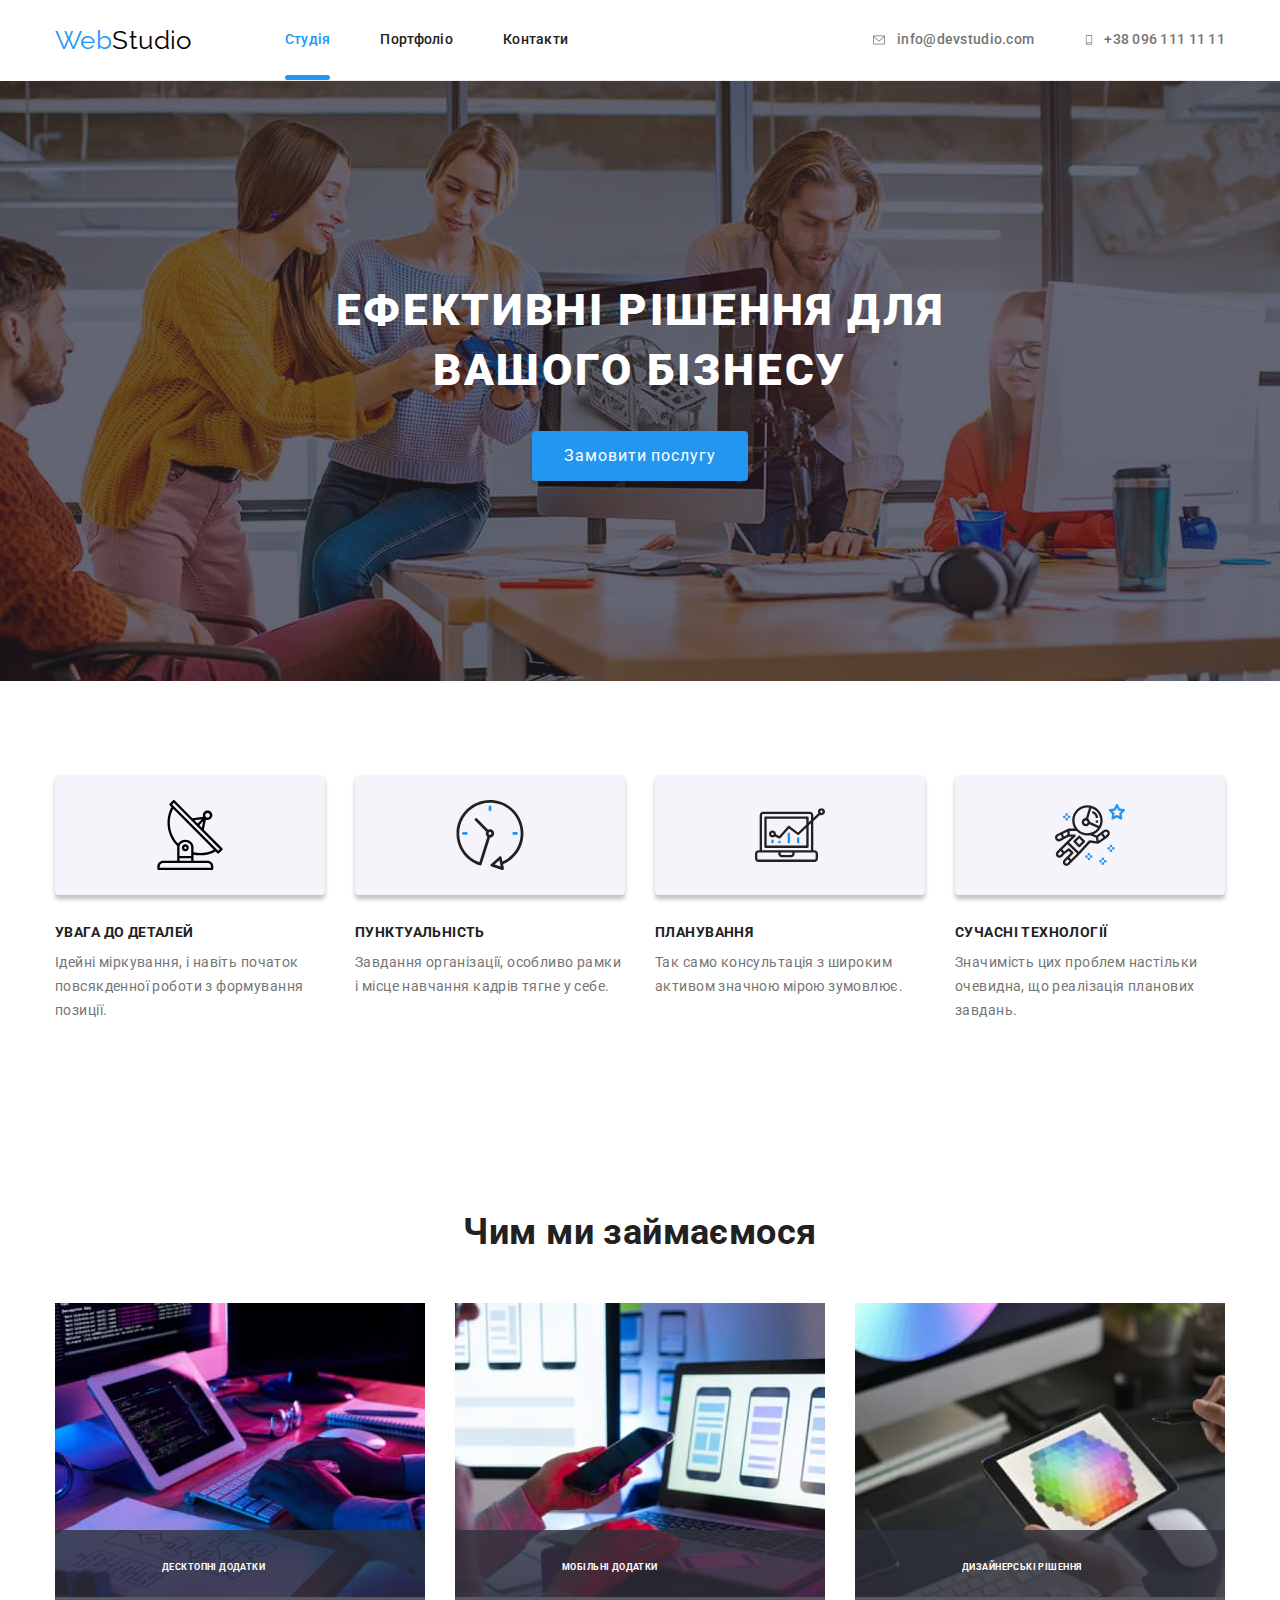
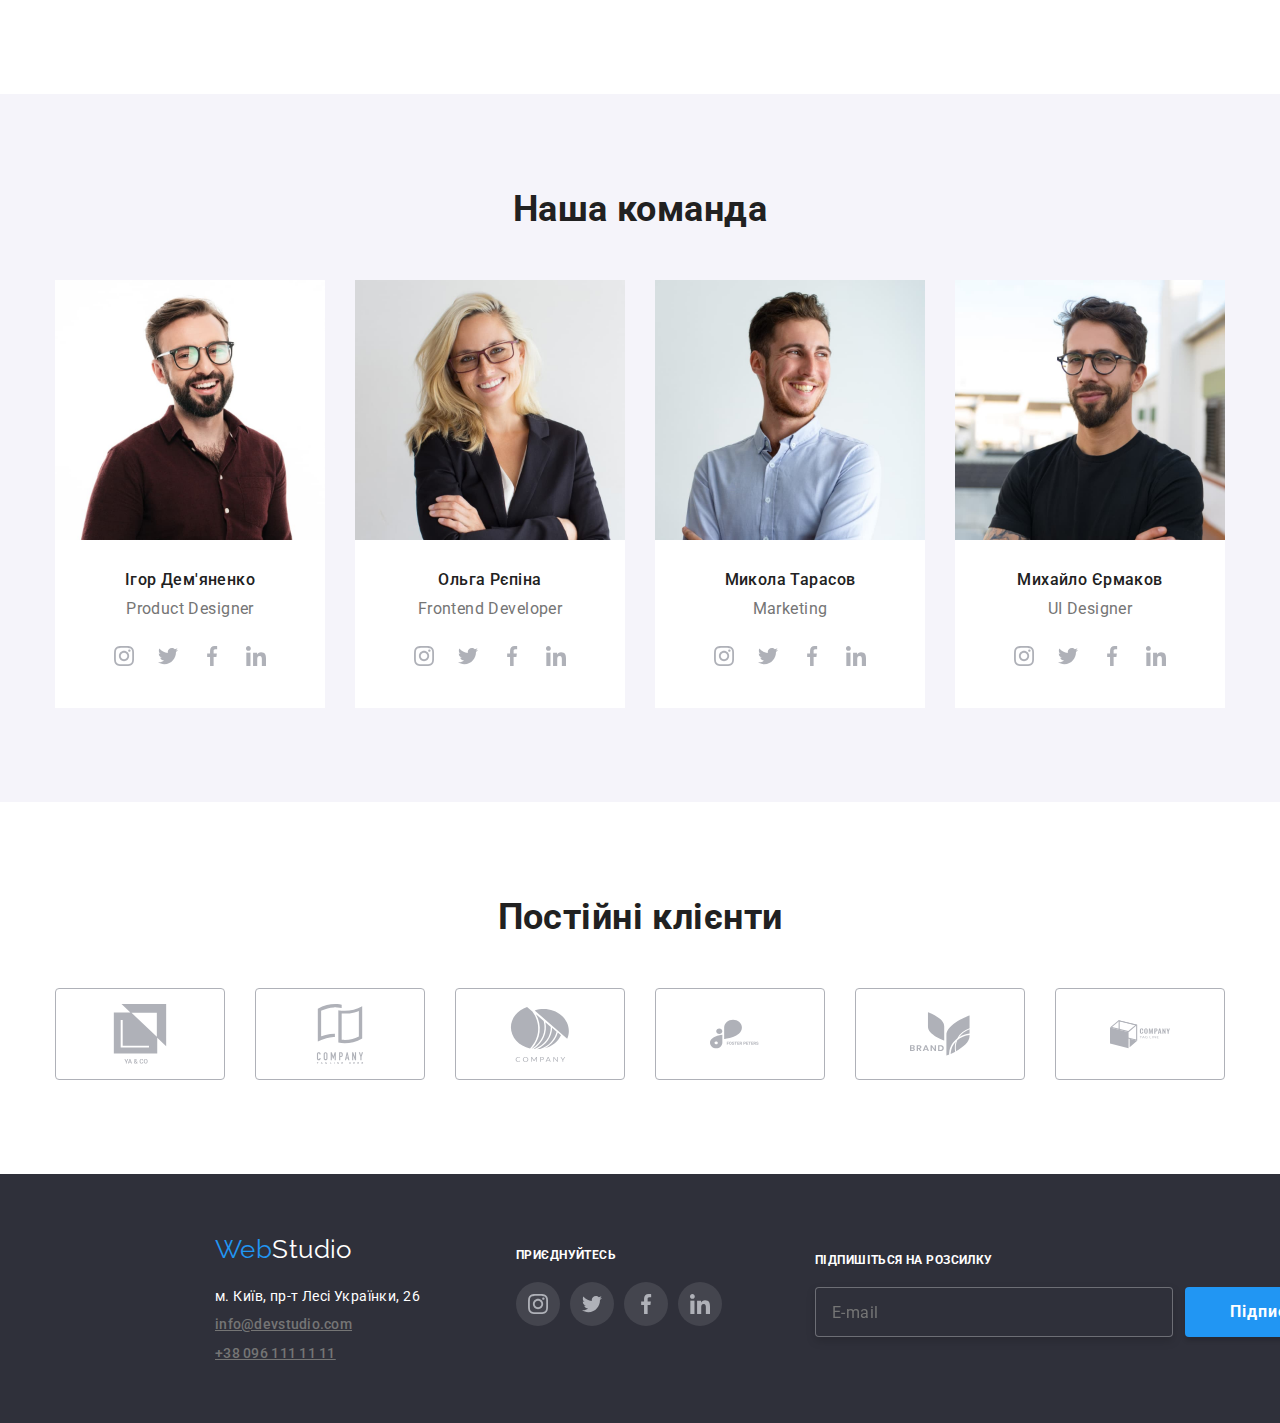
<file: index.html>
<!DOCTYPE html>
<html lang="uk">
<head>
    <meta charset="UTF-8">
    <meta http-equiv="X-UA-Compatible" content="IE=edge">
    <meta name="viewport" content="width=device-width, initial-scale=1.0">
    <title>Precourse</title>
    
    <link href="https://fonts.googleapis.com/css2?family=Raleway:wght@700&family=Roboto:wght@400;500;700;900&display=swap" rel="stylesheet"> 
    
    <link rel="stylesheet" href="https://cdnjs.cloudflare.com/ajax/libs/modern-normalize/1.1.0/modern-normalize.min.css"
        integrity="sha512-wpPYUAdjBVSE4KJnH1VR1HeZfpl1ub8YT/NKx4PuQ5NmX2tKuGu6U/JRp5y+Y8XG2tV+wKQpNHVUX03MfMFn9Q=="
        crossorigin="anonymous" referrerpolicy="no-referrer" />
        <link rel="stylesheet" href="./css/main.min.css" />
    <link rel="stylesheet" href="./css/styles.css" />
</head>
<body>
    <header class="header">
        <div class="container header__container">
            <nav class="navigation">
                <a href="./index.html" class="logo"> <span class="logo__accent">Web</span>Studio</a>
                <ul class="site-nav list">
                    <li class="item">
                        <a href="./index.html" class="site-nav__link link site-nav__link--current current">Студія</a>
                    </li>
                    <li class="item">
                        <a href="./portfolio.html" class="site-nav__link link">Портфоліо</a>
                    </li>
                    <li class="item">
                        <a href="#" class="site-nav__link link">Контакти</a>
                    </li>
                </ul>
            </nav>
            <ul class="list contacts-nav">
                <li class="item">
                    <a href="mailto:info@devstudio.com" class="contacts-nav__link link">
                        <svg class="contacts-nav__icon" width="16" height="12">
                            <use href="./images/icon.svg#icon-mail"></use>
                        </svg>info@devstudio.com</a>
                    </li>
                <li class="item">
                    <a href="tel:+380961111111" class="contacts-nav__link link"><svg class="contacts-nav__icon" width="10" height="16">
                        <use href="./images/icon.svg#icon-smartfone"></use>
                    </svg>+38 096 111 11 11</a>
                    </li>
            </ul>
        </div>
    </header>
    <main>
        <section class="hero overlay">
            <div class="container hero__container">
                <h1 class="hero__title">Ефективні рішення для вашого бізнесу</h1>
                <button type="button" class="hero__button" data-modal-open>Замовити послугу</button>
            </div>
        </section>
        <section class="features">
            <div class="section container features__container">
                <h2 class="features__title-hidden hidden">Переваги</h2>
                <ul class="list features__features-list">
                    <li class="item">
                        <div class="features__details">
                            <svg class="features__icon" width="70" height="70">
                                <use href="./images/icon.svg#icon-antena"></use>
                            </svg>
                        </div>
                        <h3 class="features__title">УВАГА ДО ДЕТАЛЕЙ</h3>
                        <p class="features__text">Ідейні міркування, і навіть початок повсякденної роботи з формування позиції.</p>
                    </li>
                    <li class="item">
                        <div class="features__details">
                            <svg class="features__icon" width="70" height="70">
                            <use href="./images/icon.svg#icon-rolex"></use>
                            </svg>
                        </div>
                        <h3 class="features__title">ПУНКТУАЛЬНІСТЬ</h3>
                        <p class="features__text">Завдання організації, особливо рамки і місце навчання кадрів тягне у себе.</p>
                    </li>
                    <li class="item">
                        <div class="features__details">
                            <svg class="features__icon" width="70" height="70">
                            <use href="./images/icon.svg#icon-comp"></use>
                            </svg>
                        </div>
                        <h3 class="features__title">ПЛАНУВАННЯ</h3>
                        <p class="features__text">Так само консультація з широким активом значною мірою зумовлює.</p>
                    </li>
                    <li class="item">
                        <div class="features__details">
                                <svg class="features__icon" width="70" height="70">
                                <use href="./images/icon.svg#icon-superman"></use>
                            </svg>
                        </div>
                        <h3 class="features__title">СУЧАСНІ ТЕХНОЛОГІЇ</h3>
                        <p class="features__text">Значимість цих проблем настільки очевидна, що реалізація планових завдань.</p>
                    </li>
                </ul>
            </div>
        </section>
        <section>
            <div class="section container work">
                <h2 class="work__title">Чим ми займаємося</h2>
                <ul class="list work__section">
                    <li>
                        <div class="work-design">
                            <img class="work-design__image" src="./images/picture1.jpg" alt="Чоловік друкує завдання з листка на планшеті" width="370" height="294">
                                <div class="work-backgroung"></div>
                            <h6 class="work-backgroung__text">десктопні додатки</h6>
                        </div>   
                    </li>
                    <li>
                        <div class="work-design">
                            <img class="work-design__image" src="./images/picture2.jpg" alt="Жінка друкує завдання з смартфону на ноутбукі" width="370" height="294">
                                <div class="work-backgroung"></div>
                            <h6 class="work-backgroung__text">мобільні додатки</h6>
                        </div>
                    </li>
                    <li>
                        <div class="work-design">
                            <img class="work-design__image" src="./images/picture3.jpg" alt="Жінка підбирає колір з планшету на комп'ютері" width="370" height="294">
                                <div class="work-backgroung"></div>
                            <h6 class="work-backgroung__text">дизайнерські рішення</h6>
                        </div>
                    </li>
                </ul>
            </div>
        </section>
        <section class="team">
            <div class="section container">
                <h2 class="team__title">Наша команда</h2>
                <ul class="list team__cards-list">
                    <li class="team-cards">
                        <img class="team-cards__photo" src="./images/photo1.jpg" alt="Ігор Дем'яненко" width="270" height="260">
                        <div class="business-card">
                            <h4 class="business-card__name">Ігор Дем'яненко</h4>
                            <p class="business-card__text">Product Designer</p>
                                <ul class="business-card__icons-list list">
                                    <li class="item">
                                        <a class="circle-icon" href="">
                                            <svg class="circle-icon__svg" width="20" height="20">
                                                <use href="./images/icon.svg#icon-instagram"></use>
                                            </svg>
                                        </a>
                                    </li>
                                    <li class="item">
                                        <a class="circle-icon" href="">
                                            <svg class="circle-icon__svg" width="20" height="20">
                                                <use href="./images/icon.svg#icon-twitter"></use>
                                            </svg>
                                        </a>
                                    </li>
                                    <li class="item">
                                        <a class="circle-icon" href="">
                                            <svg class="circle-icon__svg" width="20" height="20">
                                                <use href="./images/icon.svg#icon-facebook"></use>
                                            </svg>
                                        </a>
                                    </li>
                                    <li class="item">
                                        <a class="circle-icon" href="">
                                            <svg class="circle-icon__svg" width="20" height="20">
                                                <use href="./images/icon.svg#icon-linkedin"></use>
                                            </svg>
                                        </a>
                                    </li>
                                </ul>
                        </div>
                    </li>
                    <li class="team-cards">
                        <img class="team-cards__photo" src="./images/photo2.jpg" alt="Ольга Рєпіна" width="270" height="260">
                        <div class="business-card">
                            <h4 class="business-card__name">Ольга Рєпіна</h4>
                            <p class="business-card__text">Frontend Developer</p>
                            <ul class="business-card__icons-list list">
                                <li class="item">
                                    <a class="circle-icon" href="">
                                        <svg class="circle-icon__svg" width="20" height="20">
                                            <use href="./images/icon.svg#icon-instagram"></use>
                                        </svg>
                                    </a>
                                </li>
                                <li class="item">
                                    <a class="circle-icon" href="">
                                        <svg class="circle-icon__svg" width="20" height="20">
                                            <use href="./images/icon.svg#icon-twitter"></use>
                                        </svg>
                                    </a>
                                </li>
                                <li class="item">
                                    <a class="circle-icon" href="">
                                        <svg class="circle-icon__svg" width="20" height="20">
                                            <use href="./images/icon.svg#icon-facebook"></use>
                                        </svg>
                                    </a>
                                </li>
                                <li class="item">
                                    <a class="circle-icon" href="">
                                        <svg class="circle-icon__svg" width="20" height="20">
                                            <use href="./images/icon.svg#icon-linkedin"></use>
                                        </svg>
                                    </a>
                                </li>
                            </ul>
                        </div>
                    </li>
                    <li class="team-cards">
                        <img class="team-cards__photo" src="./images/photo3.jpg" alt="Микола Тарасов" width="270" height="260">
                        <div class="business-card">
                            <h4 class="business-card__name">Микола Тарасов</h4>
                            <p class="business-card__text">Marketing</p>
                            <ul class="business-card__icons-list list">
                                <li class="item">
                                    <a class="circle-icon" href="">
                                        <svg class="circle-icon__svg" width="20" height="20">
                                            <use href="./images/icon.svg#icon-instagram"></use>
                                        </svg>
                                    </a>
                                </li>
                                <li class="item">
                                    <a class="circle-icon" href="">
                                        <svg class="circle-icon__svg" width="20" height="20">
                                            <use href="./images/icon.svg#icon-twitter"></use>
                                        </svg>
                                    </a>
                                </li>
                                <li class="item">
                                    <a class="circle-icon" href="">
                                        <svg class="circle-icon__svg" width="20" height="20">
                                            <use href="./images/icon.svg#icon-facebook"></use>
                                        </svg>
                                    </a>
                                </li>
                                <li class="item">
                                    <a class="circle-icon" href="">
                                        <svg class="circle-icon__svg" width="20" height="20">
                                            <use href="./images/icon.svg#icon-linkedin"></use>
                                        </svg>
                                    </a>
                                </li>
                            </ul>
                        </div>
                    </li>
                    <li class="team-cards">
                        <img class="team-cards__photo" src="./images/photo4.jpg" alt="Михайло Єрмаков" width="270" height="260">
                        <div class="business-card">
                            <h4 class="business-card__name">Михайло Єрмаков</h4>
                            <p class="business-card__text">UI Designer</p>
                            <ul class="business-card__icons-list list">
                                <li class="item">
                                    <a class="circle-icon" href="">
                                        <svg class="circle-icon__svg" width="20" height="20">
                                            <use href="./images/icon.svg#icon-instagram"></use>
                                        </svg>
                                    </a>
                                </li>
                                <li class="item">
                                    <a class="circle-icon" href="">
                                        <svg class="circle-icon__svg" width="20" height="20">
                                            <use href="./images/icon.svg#icon-twitter"></use>
                                        </svg>
                                    </a>
                                </li>
                                <li class="item">
                                    <a class="circle-icon" href="">
                                        <svg class="circle-icon__svg" width="20" height="20">
                                            <use href="./images/icon.svg#icon-facebook"></use>
                                        </svg>
                                    </a>
                                </li>
                                <li class="item">
                                    <a class="circle-icon" href="">
                                        <svg class="circle-icon__svg" width="20" height="20">
                                            <use href="./images/icon.svg#icon-linkedin"></use>
                                        </svg>
                                    </a>
                                </li>
                            </ul>
                        </div>
                    </li>
                </ul>
            </div>
            <section class="section clients">
                <div class="container">
                    <h2 class="clients__title">Постійні клієнти</h2>
                    <ul class="clients__icon list">
                        <li class="item">
                            <a class="clients__link" href="#"><svg width="106" height="60">
                                <use href="./images/icon.svg#icon-clientyaco"></use>
                                </svg>
                            </a>
                        </li>
                        <li class="item">
                            <a class="clients__link" href="#"><svg width="106" height="60">
                                <use href="./images/icon.svg#icon-clienttaglinehere"></use>
                                </svg>
                            </a>
                        </li>
                        <li class="item">
                            <a class="clients__link" href="#">
                                <svg width="106" height="60">
                                <use href="./images/icon.svg#icon-clientcompany"></use>
                                </svg>
                            </a>
                        </li>
                        <li class="item">
                            <a class="clients__link" href="#">
                                <svg width="106" height="60">
                                <use href="./images/icon.svg#icon-clientfosterpeters"></use>
                                </svg>
                            </a>
                        </li>
                        <li class="item">
                            <a class="clients__link" href="#">
                                <svg width="106" height="60">
                                <use href="./images/icon.svg#icon-clientbrand"></use>
                                </svg>
                            </a>
                        </li>
                        <li class="item">
                            <a class="clients__link" href="#">
                                <svg width="106" height="60">
                                <use href="./images/icon.svg#icon-clienttagline"></use>
                                </svg>
                            </a>
                        </li>
                    </ul>
                </div>
            </section>
        </section>
    </main>
    <footer class="footer">
      <div class="container footer__container">
        <div class=".footer-wrapper">
          <a href="./index.html" class="logo footer-wrapper__footer-logo">
            <span class="logo__accent">Web</span>Studio</a
          >
          <address class="footer-wrapper__address-text">м. Київ, пр-т Лесі Українки, 26</address>
          <ul class="list footer-wrapper__footer-link-list">
            <li class="item">
              <a
                href="mailto:info@devstudio.com"
                class="contacts-nav__link footer-wrapper__footer-linklink"
                >info@devstudio.com</a
              >
            </li>
            <li class="item">
              <a href="tel:+380961111111" class="contacts-nav__link footer-wrapper__footer-linklink"
                >+38 096 111 11 11</a
              >
            </li>
          </ul>
        </div>

        <div class="footer-social">
          <h5 class="footer-title">приєднуйтесь</h5>

          <ul class="social-icon-list list">
            <li class="item">
              <a class="circle-icon social-icon-list__link" href="#">
                <svg class="social-icon-list__icon" width="20" height="20">
                  <use href="./images/icon.svg#icon-instagram"></use>
                </svg>
              </a>
            </li>
            <li class="item">
              <a class="circle-icon social-icon-list__link" href="#">
                <svg class="social-icon-list__icon" width="20" height="20">
                  <use href="./images/icon.svg#icon-twitter"></use>
                </svg>
              </a>
            </li>
            <li class="item">
              <a class="circle-icon social-icon-list__link" href="#">
                <svg class="social-icon-list__icon" width="20" height="20">
                  <use href="./images/icon.svg#icon-facebook"></use>
                </svg>
              </a>
            </li>
            <li class="item">
              <a class="circle-icon social-icon-list__link" href="#">
                <svg class="social-icon-list__icon" width="20" height="20">
                  <use href="./images/icon.svg#icon-linkedin"></use>
                </svg>
              </a>
            </li>
          </ul>
        </div>

        <div class="footer-form">
          <h5 class="footer-title">підпишіться на розсилку</h5>
          <form class="footer-form__spam">
            <label for="mail"></label>
            <input class="footer-form__spam-field" type="email" name="mail" placeholder="E-mail" />
            <button class="footer-form__spam-btn" type="submit">
              Підписатися
              <svg class="footer-form__icon" width="24" height="24">
                <use href="./images/icon.svg#icon-paperplane"></use>
              </svg>
            </button>
          </form>
        </div>
      </div>
    </footer>

    <div class="backdrop is-hidden" data-backdrop>
        <div class="modal">
            <p class="modal__title">Залиште свої дані, ми вам передзвонимо</p>
             <form class="modal__form-field">

                    <label for="name" class="modal__form-label">Ім'я
                    <input type="name" class="modal__form-input" name="username" id="name">
                    <svg class="modal__icon" width="18" height="18">
                        <use href="./images/icon.svg#icon-persone"></use>
                        </svg>
                    </label>
                
                    <label for="tel" class="modal__form-label">Телефон
                        <input type="tel" class="modal__form-input" name="phone" id="tel">
                        <svg class="modal__icon" width="18" height="18">ramka
                        <use href="./images/icon.svg#icon-modaltrubka"></use>
                        </svg>
                    </label>

                    <label for="mail" class="modal__form-label">Пошта
                        <input type="mail" class="modal__form-input" name="mail" id="mail">
                        <svg class="modal__icon" width="18" height="18">
                        <use href="./images/icon.svg#icon-modalenvelope"></use>
                        </svg>
                    
                    </label>


                    <label class="modal__form-label">Коментар
                    <textarea class="modal__form-textarea" name="feedback" rows="5" placeholder="Введіть текст"></textarea>
                    </label>

                    <label class="modal__form-privacy">
                        <svg class="modal__icon" width="18" height="18">
                        <use href="./images/icon.svg#icon-modalramka"></use>
                        </svg>

                    <div class="checkbox-form">
                        <input class="checkbox-form__hidden" type="checkbox" name="confirmation" value="agreement"/>
                        <span class="checkbox-form__ramka"></span>
                        <p class="checkbox-form__modal-text">Погоджуюся з розсилкою та приймаю <a href=""class="checkbox-form__agreement-link">Умови договору</a></p>
                    </div>
                    </label>

                    <button class="modal-main-btn" type="submit">Відправити</button>
                </form>
                   <button class="modal-cross-btn" data-modal-close>
                        <svg width="11" height="11">
                        <use href="./images/icon.svg#icon-cross"></use>
                        </svg>
                    </button>
        </div>
        
    
    </div>
        
    
    </div>
    
    <script src="./js/modal.js"></script>
</body>
</html>
</file>
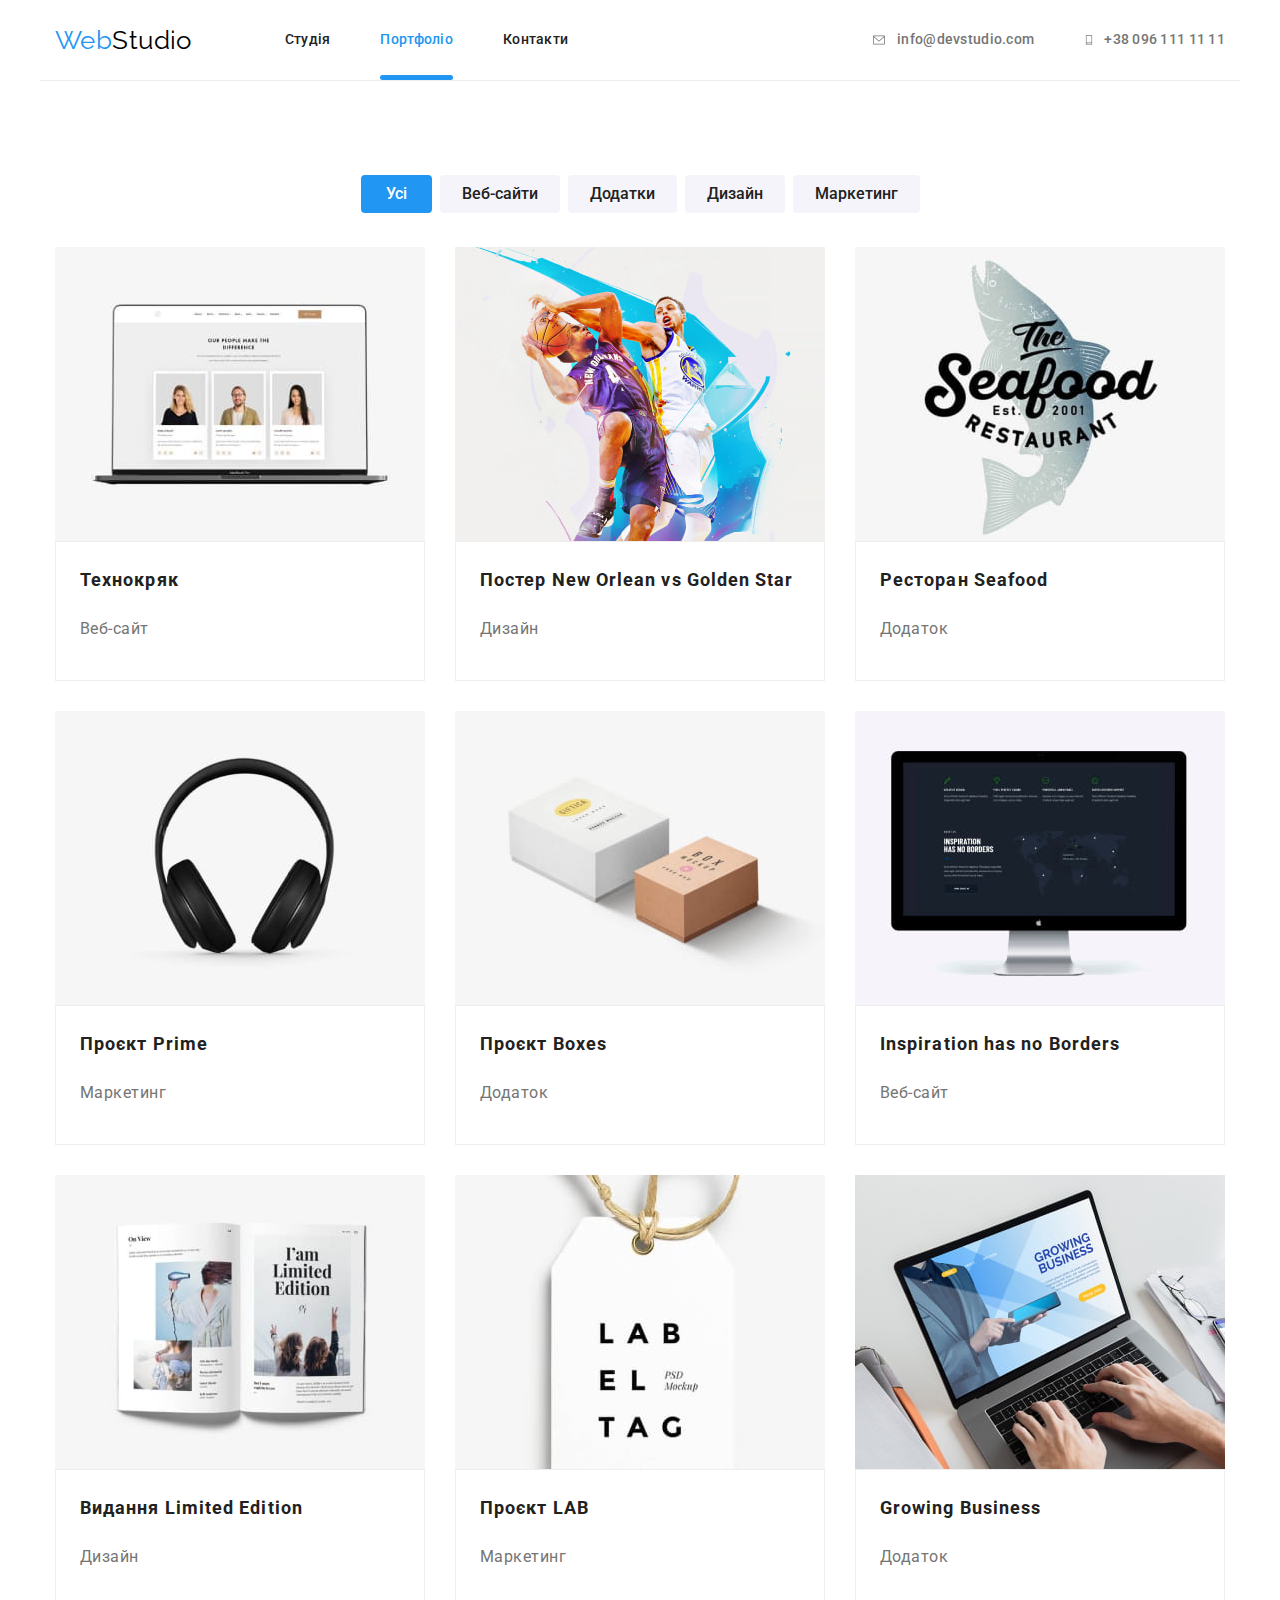
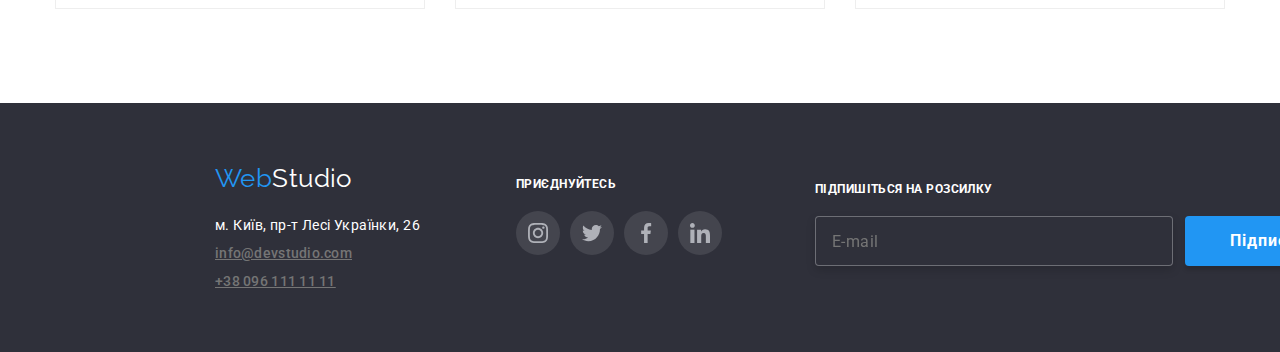
<file: portfolio.html>
<!DOCTYPE html>
<html lang="uk">
  <head>
    <meta charset="UTF-8" />
    <meta http-equiv="X-UA-Compatible" content="IE=edge" />
    <meta name="viewport" content="width=device-width, initial-scale=1.0" />
    <title>Precourse</title>
    <style>
      @import url('https://fonts.googleapis.com/css2?family=Raleway:wght@700&family=Roboto:wght@400;500;700;900&display=swap');
    </style>
    <link
      rel="stylesheet"
      href="https://cdnjs.cloudflare.com/ajax/libs/modern-normalize/1.1.0/modern-normalize.min.css"
      integrity="sha512-wpPYUAdjBVSE4KJnH1VR1HeZfpl1ub8YT/NKx4PuQ5NmX2tKuGu6U/JRp5y+Y8XG2tV+wKQpNHVUX03MfMFn9Q=="
      crossorigin="anonymous"
      referrerpolicy="no-referrer"
    />
    <link rel="stylesheet" href="./css/main.min.css" />
    <link rel="stylesheet" href="./css/styles.css" />
  </head>
  <body>
    <header class="header">
      <div class="container header__container">
        <nav class="navigation">
          <a href="./index.html" class="logo"> <span class="logo__accent">Web</span>Studio</a>
          <ul class="site-nav list">
            <li class="item">
              <a href="./index.html" class="site-nav__link link">Студія</a>
            </li>
            <li class="item">
              <a href="./portfolio.html" class="site-nav__link link site-nav__link--current"
                >Портфоліо</a
              >
            </li>
            <li class="item">
              <a href="#" class="site-nav__link link">Контакти</a>
            </li>
          </ul>
        </nav>
        <ul class="list contacts-nav">
          <li class="item">
            <a href="mailto:info@devstudio.com" class="contacts-nav__link link">
              <svg class="contacts-nav__icon" width="16" height="12">
                <use href="./images/icon.svg#icon-mail"></use></svg
              >info@devstudio.com</a
            >
          </li>
          <li class="item">
            <a href="tel:+380961111111" class="contacts-nav__link link"
              ><svg class="contacts-nav__icon" width="10" height="16">
                <use href="./images/icon.svg#icon-smartfone"></use></svg
              >+38 096 111 11 11</a
            >
          </li>
        </ul>
      </div>
    </header>

    <main class="portfolio">
      <section class="section container portfolio__project">
        <h1 class="portfolio_title hidden">Фільтр</h1>
        <ul class="portfolio__button-list list">
          <li class="item">
            <button type="button" class="portfolio__button portfolio__button--current">Усі</button>
          </li>
          <li class="item">
            <button type="button" class="portfolio__button">Веб-сайти</button>
          </li>
          <li class="item">
            <button type="button" class="portfolio__button">Додатки</button>
          </li>
          <li class="item">
            <button type="button" class="portfolio__button">Дизайн</button>
          </li>
          <li class="item">
            <button type="button" class="portfolio__button">Маркетинг</button>
          </li>
        </ul>
        <ul class="list project">
          <li class="item project__card">
            <a class="project__link link" href="#">
              <div class="project-overlay">
                <img
                  class="project-overlay__picture"
                  src="./images-portfolio/picture1.jpg"
                  alt="Персонал"
                  width="370"
                  height="294"
                />
                <p class="project-overlay__text">
                  Ресурс пропонує комплексні пропозиції з різним рівнем функціоналу та сервісів. Все
                  це дозволить відвідувачу отримати вичерпні відомості про компанію чи приватну
                  особу.
                </p>
              </div>
              <div class="project-examples">
                <h2 class="project-examples__project-title">Технокряк</h2>
                <p class="project-examples__text">Веб-сайт</p>
              </div>
            </a>
          </li>

          <li class="item project__card">
            <a class="project__link link" href="#">
              <div class="project-overlay">
                <img
                  class="project-overlay__picture"
                  src="./images-portfolio/picture2.jpg"
                  alt="Постер з баскетболістами"
                  width="370"
                  height="294"
                />
                <p class="project-overlay__text">
                  Ресурс пропонує комплексні пропозиції з різним рівнем функціоналу та сервісів. Все
                  це дозволить відвідувачу отримати вичерпні відомості про компанію чи приватну
                  особу.
                </p>
              </div>
              <div class="project-examples">
                <h2 class="project-examples__project-title">Постер New Orlean vs Golden Star</h2>
                <p class="project-examples__text">Дизайн</p>
              </div>
            </a>
          </li>

          <li class="item project__card">
            <a class="project__link link" href="#">
              <div class="project-overlay">
                <img
                  class="project-overlay__picture"
                  src="./images-portfolio/picture3.jpg"
                  alt="Лого ресторану Seafood"
                  width="370"
                  height="294"
                />
                <p class="project-overlay__text">
                  Ресурс пропонує комплексні пропозиції з різним рівнем функціоналу та сервісів. Все
                  це дозволить відвідувачу отримати вичерпні відомості про компанію чи приватну
                  особу.
                </p>
              </div>
              <div class="project-examples">
                <h2 class="project-examples__project-title">Ресторан Seafood</h2>
                <p class="project-examples__text">Додаток</p>
              </div>
            </a>
          </li>

          <li class="item project__card">
            <a class="project__link link" href="#">
              <div class="project-overlay">
                <img
                  class="project-overlay__picture"
                  src="./images-portfolio/picture4.jpg"
                  alt="Навушники"
                  width="370"
                  height="294"
                />
                <p class="project-overlay__text">
                  Ресурс пропонує комплексні пропозиції з різним рівнем функціоналу та сервісів. Все
                  це дозволить відвідувачу отримати вичерпні відомості про компанію чи приватну
                  особу.
                </p>
              </div>
              <div class="project-examples">
                <h2 class="project-examples__project-title">Проєкт Prime</h2>
                <p class="project-examples__text">Маркетинг</p>
              </div>
            </a>
          </li>

          <li class="item project__card">
            <a class="project__link link" href="">
              <div class="project-overlay">
                <img
                  class="project-overlay__picture"
                  src="./images-portfolio/picture5.jpg"
                  alt="Дві коробочки"
                  width="370"
                  height="294"
                />
                <p class="project-overlay__text">
                  Ресурс пропонує комплексні пропозиції з різним рівнем функціоналу та сервісів. Все
                  це дозволить відвідувачу отримати вичерпні відомості про компанію чи приватну
                  особу.
                </p>
              </div>
              <div class="project-examples">
                <h2 class="project-examples__project-title">Проєкт Boxes</h2>
                <p class="project-examples__text">Додаток</p>
              </div>
            </a>
          </li>

          <li class="item project__card">
            <a class="project__link link" href="">
              <div class="project-overlay">
                <img
                  class="project-overlay__picture"
                  src="./images-portfolio/picture6.jpg"
                  alt="Монітор з написом: Inspiration has no Borders"
                  width="370"
                  height="294"
                />
                <p class="project-overlay__text">
                  Ресурс пропонує комплексні пропозиції з різним рівнем функціоналу та сервісів. Все
                  це дозволить відвідувачу отримати вичерпні відомості про компанію чи приватну
                  особу.
                </p>
              </div>
              <div class="project-examples">
                <h2 class="project-examples__project-title">Inspiration has no Borders</h2>
                <p class="project-examples__text">Веб-сайт</p>
              </div>
            </a>
          </li>

          <li class="item project__card">
            <a class="project__link link" href="#">
              <div class="project-overlay">
                <img
                  class="project-overlay__picture"
                  src="./images-portfolio/picture7.jpg"
                  alt="Розгорнута книга на сторінці: I'm limited Edition"
                  width="370"
                  height="294"
                />
                <p class="project-overlay__text">
                  Ресурс пропонує комплексні пропозиції з різним рівнем функціоналу та сервісів. Все
                  це дозволить відвідувачу отримати вичерпні відомості про компанію чи приватну
                  особу.
                </p>
              </div>
              <div class="project-examples">
                <h2 class="project-examples__project-title">Видання Limited Edition</h2>
                <p class="project-examples__text">Дизайн</p>
              </div>
            </a>
          </li>

          <li class="item project__card">
            <a class="project__link link" href="#">
              <div class="project-overlay">
                <img
                  class="project-overlay__picture"
                  src="./images-portfolio/picture8.jpg"
                  alt="Бірка з написом: LAB EL TAG"
                  width="370"
                  height="294"
                />
                <p class="project-overlay__text">
                  Ресурс пропонує комплексні пропозиції з різним рівнем функціоналу та сервісів. Все
                  це дозволить відвідувачу отримати вичерпні відомості про компанію чи приватну
                  особу.
                </p>
              </div>
              <div class="project-examples">
                <h2 class="project-examples__project-title">Проєкт LAB</h2>
                <p class="project-examples__text">Маркетинг</p>
              </div>
            </a>
          </li>
          <li class="item project__card">
            <a class="project__link link" href="#">
              <div class="project-overlay">
                <img
                  class="project-overlay__picture"
                  src="./images-portfolio/picture9.jpg"
                  alt="Відкритоий ноутбук на сторінці: Growing Business"
                  width="370"
                  height="294"
                />
                <p class="project-overlay__text">
                  Ресурс пропонує комплексні пропозиції з різним рівнем функціоналу та сервісів. Все
                  це дозволить відвідувачу отримати вичерпні відомості про компанію чи приватну
                  особу.
                </p>
              </div>
              <div class="project-examples">
                <h2 class="project-examples__project-title">Growing Business</h2>
                <p class="project-examples__text">Додаток</p>
              </div>
            </a>
          </li>
        </ul>
      </section>
    </main>

    <footer class="footer">
      <div class="container footer__container">
        <div class=".footer-wrapper">
          <a href="./index.html" class="logo footer-wrapper__footer-logo">
            <span class="logo__accent">Web</span>Studio</a
          >
          <address class="footer-wrapper__address-text">м. Київ, пр-т Лесі Українки, 26</address>
          <ul class="list footer-wrapper__footer-link-list">
            <li class="item">
              <a
                href="mailto:info@devstudio.com"
                class="contacts-nav__link footer-wrapper__footer-linklink"
                >info@devstudio.com</a
              >
            </li>
            <li class="item">
              <a href="tel:+380961111111" class="contacts-nav__link footer-wrapper__footer-linklink"
                >+38 096 111 11 11</a
              >
            </li>
          </ul>
        </div>

        <div class="footer-social">
          <h5 class="footer-title">приєднуйтесь</h5>

          <ul class="social-icon-list list">
            <li class="item">
              <a class="circle-icon social-icon-list__link" href="#">
                <svg class="social-icon-list__icon" width="20" height="20">
                  <use href="./images/icon.svg#icon-instagram"></use>
                </svg>
              </a>
            </li>
            <li class="item">
              <a class="circle-icon social-icon-list__link" href="#">
                <svg class="social-icon-list__icon" width="20" height="20">
                  <use href="./images/icon.svg#icon-twitter"></use>
                </svg>
              </a>
            </li>
            <li class="item">
              <a class="circle-icon social-icon-list__link" href="#">
                <svg class="social-icon-list__icon" width="20" height="20">
                  <use href="./images/icon.svg#icon-facebook"></use>
                </svg>
              </a>
            </li>
            <li class="item">
              <a class="circle-icon social-icon-list__link" href="#">
                <svg class="social-icon-list__icon" width="20" height="20">
                  <use href="./images/icon.svg#icon-linkedin"></use>
                </svg>
              </a>
            </li>
          </ul>
        </div>

        <div class="footer-form">
          <h5 class="footer-title">підпишіться на розсилку</h5>
          <form class="footer-form__spam">
            <label for="mail"></label>
            <input class="footer-form__spam-field" type="email" name="mail" placeholder="E-mail" />
            <button class="footer-form__spam-btn" type="submit">
              Підписатися
              <svg class="footer-form__icon" width="24" height="24">
                <use href="./images/icon.svg#icon-paperplane"></use>
              </svg>
            </button>
          </form>
        </div>
      </div>
    </footer>

    <script src="./js/modal.js"></script>
  </body>
</html>
</file>
<file: css/styles.css>
/* .logo {
  display: inline-block;
  text-decoration: none;
  margin-right: 93px;

  font-family: 'Raleway', variable;
  font-size: 26px;
  line-height: 1.19;
  color: var(--header-logo-color);
}
.logo__accent {
  color: var(--accent-color);
} */

/* .contacts-nav__link {
  display: flex;
  align-items: center;
  color: var(--primary-text-color);
  font-weight: 500;
  line-height: 1.4;
  letter-spacing: 0.02em;

  transition: color 250ms cubic-bezier(0.4, 0, 0.2, 1);
}

.contacts-nav__link:hover,
.contacts-nav__link:focus {
  color: var(--accent-color);
} */


/* .hero {
  padding-top: 0;
} */

/* .footer {
  min-width: 1600px;
  padding-top: 60px;
  padding-bottom: 60px;
  background: var(--footer-hero-background-color);
  margin: 0 auto;
} */

/* .hero__title {
  margin-top: 0;
  margin-bottom: 30px;
  margin-left: auto;
  margin-right: auto;
  width: 696px;

  text-transform: uppercase;
  font-weight: 900;
  font-size: 44px;
  line-height: 1.36;
  letter-spacing: 0.06em;
  color: var(--primary-white-color);
} */

/* .hidden {
  visibility: hidden;

  position: absolute;
  width: 1px;
  height: 1px;
  padding: 0;
  margin: -1px;
  clip-path: inset(100%);
  clip: rect(0 0 0 0);
  overflow: hidden;
  white-space: nowrap;
  border: 0;
} */

/* .work__title,
.team__title,
.clients__title {
  margin-top: 0;
  margin-bottom: 50px;
  width: 366px;
  margin-left: auto;
  margin-right: auto;

  text-align: center;
  font-size: 36px;
  line-height: 1.17;
  color: var(--primery-title-color);
} */

/* .team__title {
  width: 264px;
} */

/* .clients__title {
  margin-bottom: 50px;
} */

/* .site-nav__link {
  position: relative;
  display: block;
  padding-top: 32px;
  padding-bottom: 32px;

  font-weight: 500;
  line-height: 1.14;
  letter-spacing: 0.02em;
  color: var(--primery-title-color);

  transition: color 250ms cubic-bezier(0.4, 0, 0.2, 1);
} */

/* .site-nav__link:hover,
.site-nav__link:focus {
  color: var(--accent-color);
}
.site-nav__link--current{
  color: var(--accent-color);
} */

/* .site-nav {
  display: flex;
}

.site-nav .item + .item {
  margin-left: 50px;
} */

/* .contacts-nav {
  display: flex;
  margin-left: auto;
} */

/* .navigation {
  display: flex;
}

.navigation .logo {
  display: flex;
  align-items: center;
} */

/* .contacts-nav .item:not(:last-child) {
  padding-right: 50px;
} */

/* .features-list__title {
  margin-top: 0;
  margin-bottom: 10px;
  width: 270px;
  font-size: 14px;
  line-height: 1.14;
  color: var(--primery-title-color);
} */

/* .features__text {
  margin-top: 0;
  margin-bottom: 0;
  width: 270px;
} */

/* .business-card__name {
  margin-top: 0;
  margin-bottom: 10px;
  font-weight: 500;
  font-size: 16px;
  line-height: 1.19;
  color: var(--primery-title-color);
} */

/* .team {
  background-color: var(--staff-color);
} */

/* .hero__button {
  display: inline-block;
  min-width: 216px;
  height: 50px;
  padding: 10px 32px;

  text-align: center;
  border: none;
  border-radius: 4px;

  background-color: var(--accent-color);
  color: var(--primary-white-color);
  box-shadow: 0px 4px 4px rgba(0, 0, 0, 0.15);
  font-size: 16px;
  line-height: 1.9;
  letter-spacing: 0.06em;
  cursor: pointer;
  font-family: inherit;

  transition: background-color 250ms cubic-bezier(0.4, 0, 0.2, 1);
} */

/* .hero__button:hover,
.hero__button:focus {
  background-color: var(--accent-color);
} */

/* .portfolio__button-list {
  display: flex;
  justify-content: center;
  margin-bottom: 34px;
}

.portfolio__button-list .item:not(:last-child) {
  margin-right: 8px;
} */

/* .portfolio__button {
  display: inline-block;
  cursor: pointer;
  text-align: center;
  border-radius: 4px;
  border: none;
  height: 38px;
  padding: 6px 22px;
  background-color: #f5f4fa;
  color: var(--primery-title-color);
  font-weight: 500;
  font-size: 16px;
  line-height: 1.63;
  font-family: inherit;

  transition: background-color 250ms cubic-bezier(0.4, 0, 0.2, 1),
    color 250ms cubic-bezier(0.4, 0, 0.2, 1), box-shadow 250ms cubic-bezier(0.4, 0, 0.2, 1);
} */

/* .portfolio__button--current {
  padding: 6px 25px;
  background-color: var(--accent-color);
  color: var(--primary-white-color)
} */

/* .portfolio__button:hover,
.portfolio__button:focus {
  background-color: var(--accent-color);
  color: var(--primary-white-color);
  box-shadow: 0 4px 4px 0 rgba(0, 0, 0, 0.25);
} */



/* .project-examples {
  padding: 20px 24px;
  width: 370px;
  background: var(--primary-white-color);
  border: 1px solid #eeeeee;
} */

/* .footer-wrapper__footer-link{
  color: rgba(255, 255, 255, 0.6);
}

.footer-wrapper__footer-link-list .item:not(:last-child) {
  margin-bottom: 9px;
} */

/* .features__text {
  line-height: 1.71;
} */

/* .business-card {
  padding-top: 30px;
  padding-bottom: 30px;
  width: 270px;
  height: 168px;
  text-align: center;
  background-color: var(--primary-white-color);
} */

/* .business-card .text {
  display: inline-block;
  min-width: 76px;
  margin: 0;
  font-size: 16px;
  line-height: 1.19;
} */

/* .portfolio__project .text {
  font-size: 16px;
  line-height: 1.88;
  color: var(--primary-text-color);
} */

/* .project-examples__text{
  font-weight: 400;
  font-size: 16px;
  line-height: 30px;
  letter-spacing: 0.03em;
  color: var(--primary-text-color);
} */

/* .project-overlay__text {
  margin: 0;
} */

/* .footer-wrapper__address-text {
  width: 231px;
  height: 21px;
  margin-bottom: 9px;
  font-style: normal;
  line-height: 1.71;
  color: var(--primary-white-color);
} */

/* .container {
  max-width: 1200px;
  padding-left: 15px;
  padding-right: 15px;
  margin: 0 auto;
} */

/* .header__container {
  display: flex;
  align-items: center;
  justify-content: center;
  border-bottom: 1px solid #ececec;
} */
/* .section {
  padding-top: 94px;
  padding-bottom: 94px;
} */

/* .hero__container {
  padding-top: 200px;
  padding-bottom: 280px;
  text-align: center;
} */

/* .features__container,
.portfolio-button-container {
  padding-bottom: 0;
} */

/* .work {
  padding-bottom: 94px;
} */

/* .clients {
  height: 372px;
  margin-left: auto;
  margin-right: auto;
  background-color: var(--primary-white-color);
} */

/* .footer-container {
  padding-top: 0;
  padding-bottom: 0;
} */

/* .project-container {
  padding-top: 50px;
  padding-bottom: 94px;
} */

/* .project-overlay__picture,
.team-cards__photo {
  display: block;
} */

/* .features-list {
  display: flex;
  flex-direction: row;
}
.features-list .item:not(:last-child) {
  margin-right: 30px;
} */

/* .work__section {
  display: flex;
  justify-content: space-between;
} */

/* .team__cards-list {
  display: flex;
  justify-content: space-between;
} */

/* .project {
  display: flex;
  flex-wrap: wrap;
}

.project .item {
  margin-right: 30px;
  margin-bottom: 30px;
}

.project .item:nth-child(3n) {
  margin-right: 0;
}

.project .item:nth-last-child(-n + 3) {
  margin-bottom: 0;
}

.project .item:hover {
  box-shadow: 0 4px 4px 0 rgba(0, 0, 0, 0.25);
} */
/* Overlay */

/* .overlay {
  max-width: 1600px;
  height: 600px;
  margin-right: auto;
  margin-left: auto;
  background-color: var(--footer-hero-background-color);

  background-image: linear-gradient(to right, rgba(47, 48, 58, 0.4), rgba(47, 48, 58, 0.4)),
    url('../images/Hero.jpg');
  background-position: center;
  background-repeat: no-repeat;
  background-size: cover;
} */

/* .team-cards:hover {
  box-shadow: 0 4px 4px 0 rgba(0, 0, 0, 0.25);
} */

/* Icons */

/* .contacts-nav__icon {
  display: inline-block;
  margin-right: 10px;
  fill: currentColor;
} */

/* .features-list__details {
  display: flex;
  justify-content: center;
  align-items: center;
  margin-bottom: 30px;

  width: 270px;
  height: 120px;
  border-radius: 4px;
  box-shadow: 0 4px 4px 0 rgba(0, 0, 0, 0.25);
  background-color: var(--staff-color);
} */

/* .business-card_icons-list {
  display: flex;
  justify-content: center;
  margin-top: 16px;
  padding: 0 32px 30px;
  margin-left: auto;
  margin-right: auto;
  width: 206px;
  height: 44px;
} */

/* .business-card_icons-list .item:not(:last-child) {
  margin-right: 10px;
} */

/* .circle-icon {
  display: flex;
  justify-content: center;
  align-items: center;
  border-radius: 50%;
  width: 44px;
  height: 44px;
  fill: var(--icon-color);

  transition: background-color 250ms cubic-bezier(0.4, 0, 0.2, 1),
    border-color 250ms cubic-bezier(0.4, 0, 0.2, 1), fill 250ms cubic-bezier(0.4, 0, 0.2, 1);
}

.circle-icon:hover,
.circle-icon:focus {
  background-color: var(--accent-color);
  border-color: var(--accent-color);
  fill: var(--primary-white-color);
} */

/* .clients__link {
  display: flex;
  justify-content: space-between;
  align-items: center;
  width: 170px;
  height: 92px;
  cursor: pointer;
  padding: 16px 32px;
  border: 1px solid var(--icon-color);
  border-radius: 4px;
  fill: var(--icon-color);

  transition: background-color 250ms cubic-bezier(0.4, 0, 0.2, 1),
    border-color 250ms cubic-bezier(0.4, 0, 0.2, 1), fill 250ms cubic-bezier(0.4, 0, 0.2, 1);
} */

/* .clients__icon {
  display: flex;
  justify-content: space-between;
  align-items: center;
} */

/* .clients__link:hover,
.clients__link:focus {
  border-color: var(--accent-color);
  fill: var(--accent-color);
} */

/* Footer-join */

/* .footer__container {
  display: flex;
} */

/* .footer-wrapper {
  display: flex;
  margin-right: 70px;
} */

/* .footer-social {
  display: flex;
  flex-direction: column;
  width: 206px;
  height: 80px;
  padding-top: 15px;
  margin-left: 70px;
  margin-right: 93px;
  padding-bottom: 97px;
} */

/* .footer-form {
  display: flex;
  flex-direction: column;
  width: 570px;
  height: 86px;
  padding-top: 20px;
  padding-bottom: 83px;
} */

/* .footer-title {
  line-height: 1.14;
  text-transform: uppercase;
  margin-bottom: 20px;
  margin-top: 0;
  color: var(--primary-white-color);
} */

/* .footer-wrapper__footer-logo {
  display: inline-block;
  margin-right: 0;
  padding: 0;
  margin-bottom: 20px;
  color: var(--primary-white-color);
} */
/* .social-icon-list {
  display: flex;
  width: 206px;
  height: 44px;
} */

/* .social-icon-list .item:not(:last-child) {
  margin-right: 10px;
} */

/* .social-icon-list__link {
  fill: var(--primary-white-color);
  background-color: rgba(255, 255, 255, 0.1);
} */

/* footer-form__spam-form */

/* .footer-form__spam {
  display: flex;
} */

/* .footer-form__spam-btn {
  display: flex;
  justify-content: center;
  align-items: center;
  margin-left: 12px;
  padding: 10px 0 10px 28px;
  cursor: pointer;

  width: 200px;
  font-weight: 700;
  font-size: 16px;
  line-height: 1.86;
  letter-spacing: 0.06em;
  color: var(--primary-white-color);
  background-color: var(--accent-color);
  background: #2196f3;
  box-shadow: 0px 4px 4px rgba(0, 0, 0, 0.15);
  border: none;
  border-radius: 4px;
} */

/* .footer-form__spam-field {
  width: 358px;
  height: 50px;
  background-color: rgba(47, 48, 58, 1);
  border: 1px solid rgba(255, 255, 255, 0.3);
  filter: drop-shadow(0px 4px 4px rgba(0, 0, 0, 0.15));
  border-radius: 4px;
  padding: 15px 0 15px 16px; 
  font-weight: 400;
  font-size: 16px;
  line-height: 1.25;
  letter-spacing: 0.03em;
  color: rgba(255, 255, 255, 0.6);
} */

/* .footer-form__spam-field input::placeholder {
  font-weight: 400;
  font-size: 30px;
} */

/* .footer-form__icon {
  margin-left: 10px;
  fill: var(--primary-white-color);
} */






/* Position */

/* .header{
    position: fixed;
    top: 0;
    left: 0;
    width: 100vw;
    border: 1px solid white;
    
} */

/* active */

/* .site-nav__link--current::after {
  content: '';
  position: absolute;
  display: block;
  left: 0;
  bottom: 0;
  width: 100%;
  height: 5px;
  border-radius: 5px;
  opacity: 1;
  background-color: var(--accent-color);
  transition: opacity 250ms cubic-bezier(0.4, 0, 0.2, 1);
} */

/* Work position */

/* .work-design {
  position: relative;
}

.work-backgroung {
  position: absolute;
  left: 0;
  bottom: 0;
  width: 100%;
  height: 70px;
  background-image: linear-gradient(to right, rgba(47, 48, 58, 0.8), rgba(47, 48, 58, 0.8));
}

.work-backgroung__text {
  position: absolute;
  left: 107px;
  bottom: 27px;
  margin: 0;
  padding: 0;
  color: var(--primary-white-color);
  text-transform: uppercase;
} */

/* Portfolio Overlay */

/* .project-overlay {
  position: relative;
  overflow: hidden;
}

.project-overlay__text {
  position: absolute;
  top: 0;
  left: 0;
  width: 100%;
  height: 100%;
  padding: 63px 24px;
  text-decoration: none;
  margin: 0;
  font-weight: 400;
  font-size: 18px;
  line-height: 1.56;
  letter-spacing: 0.03em;
  color: var(--primary-white-color);
  background-color: rgba(33, 150, 243, 0.9);
  transform: translateY(101%);
  transition: transform 250ms cubic-bezier(0.4, 0, 0.2, 1);
} */

/* .project__link:hover .project-overlay__text {
  transform: translateY(0);
}
.project__link:focus .project-overlay__text {
  transform: translateY(0);
} */

/* Modal window */

/* .backdrop {
  position: fixed;
  top: 0;
  left: 0;
  width: 100%;
  height: 100%;
  background-color: rgba(0, 0, 0, 0.2);
  transition-property: none;
  transition-duration: 500ms;
  transition-timing-function: cubic-bezier(0.4, 0, 0.2, 1);
} */

/* .backdrop.is-hidden {
  opacity: 0;
  pointer-events: none;
} */

/* .modal {
  position: absolute;
  left: 50%;
  top: 50%;
  transform: translate(-50%, -50%);
  min-width: 528px;
  height: 581px;
  padding: 40px;
  background-color: var(--primary-white-color);
  box-shadow: 0px 1px 3px rgba(0, 0, 0, 0.12), 0px 1px 1px rgba(0, 0, 0, 0.14),
    0px 2px 1px rgba(0, 0, 0, 0.2);
  border-radius: 4px;
} */
/* 
.modal__form-field {
  width: 100%;
  margin-top: 0;
  display: flex;
  flex-direction: column;
}

.modal__form-field .modal__icon{
  position: absolute;
  bottom: 11px;
  left: 14px;
  cursor: pointer;
} */

/* .modal-cross-btn {
  position: absolute;
  display: flex;
  justify-content: center;
  align-items: center;
  top: 8px;
  right: 8px;
  width: 30px;
  height: 30px;
  cursor: pointer;
  border: 1px solid rgba(0, 0, 0, 0.1);
  border-radius: 50%;
  background-color: var(--primary-white-color);
}

.modal-cross-btn:hover {
  fill: var(--accent-color);
} */

/* .checkbox-form__modal-text {
  margin: 0;
  margin-left: 8.38px;
} */

/* .modal__title {
  margin-top: 0;
  margin-bottom: 12px;
  text-align: center;
  font-weight: 700;
  font-size: 20px;
  line-height: 1.15;
  color: #212121;
} */

/* .modal__form-label {
  position: relative;
  display: block;
  display: flex;
  flex-direction: column;
  width: 100%;
  margin-top: 10px;
}

.modal__form-label:first-child {
  margin-top: 0px;
}

.modal__form-input {
  width: 100%;
  height: 40px;
  padding: 0;
  padding-left: 42px;
  margin: 0;
  margin-top: 4px;
  cursor: pointer;
  border: 1px solid rgba(33, 33, 33, 0.2);
  border-radius: 4px;
}

.modal__form-input:hover {
  border-color: var(--accent-color);
}

.modal__form-input:hover + .modal__icon {
  fill: var(--accent-color);
}

.modal__form-input:focus {
  border-color: var(--accent-color);
}

.modal__form-input:focus + .modal__icon {
  fill: var(--accent-color);
} */



/* .checkbox-form__hidden {
  margin-right: 8.38px;
} */

/* .modal__form-textarea::placeholder {
  font-weight: 400;
  font-size: 12px;
  line-height: 14px;
  letter-spacing: 0.01em;

  color: rgba(117, 117, 117, 0.5);
}

.modal__form-textarea {
  margin-top: 4px;
  padding: 12px 16px;
  width: 448px;
  height: 120px;
  resize: none;
  border: 1px solid rgba(33, 33, 33, 0.2);
  border-radius: 4px;
}
.checkbox-form__agreement-link {
  color: var(--accent-color);
} */

/* .modal-main-btn {
  width: 200px;
  height: 50px;
  padding: 10px 52px;
  margin: 30px auto 40px auto;

  font-weight: 700;
  font-size: 16px;
  line-height: 1.88;
  letter-spacing: 0.06em;

  cursor: pointer;
  box-shadow: 0px 4px 4px rgba(0, 0, 0, 0.15);
  border-radius: 4px;
  background-color: var(--accent-color);
  color: var(--primary-white-color);
} */

/* .modal__form-privacy {
  position: relative;
}

.modal__form-privacy .modal__icon {
  position: absolute;
  top: 17px;
  left: -2px;
} */

/* .checkbox-form {
  display: flex;
  flex-direction: row;
  align-items: center;
  margin-top: 18px;
} */

/* .modal__form-privacy {
  position: relative;
}

.modal__form-privacy .icon {
  position: absolute;
  top: 50px;
  left: -2px;
} */

/* .checkbox:checked +.icon {
  background-color: var(--accent-color);
} */

/* .checkbox {
    appearance: none;
} */

/* .checkbox-form__ramka {
  margin-right: 8.38px;
  width: 16px;
  height: 15px;
  border: 2px solid #000000;
  border-radius: 4px;
  box-shadow: 0px 4px 4px rgba(0, 0, 0, 0.25);
  border-color: var(--primery-title-color);
}

.checkbox-form__hidden:checked +.checkbox-form__ramka {
  background-color: var(--accent-color);
  background-image: url(/images/ptichka.svg);
  background-size: contain;
  border-color: var(--accent-color);
}

.checkbox-form__hidden {
  position: absolute;
  clip: rect(1px 1px 1px 1px);
  clip: rect(1px, 1px, 1px, 1px);
  padding: 0;
  border: 0;
  height: 1px;
  width: 1px;
} */
</file>
<file: css/main.min.css>
:root{--primary-text-color: #757575;--primery-title-color: #212121;--accent-color: #2196F3;--primary-white-color: #FFFFFF;--footer-hero-background-color: #2F303A;--header-logo-color: #000000;--staff-color: #F5F4FA;--icon-color: #AFB1B8}/*! modern-normalize v1.1.0 | MIT License | https://github.com/sindresorhus/modern-normalize */*,::before,::after{-webkit-box-sizing:border-box;box-sizing:border-box}html{line-height:1.15;-webkit-text-size-adjust:100%;-moz-tab-size:4;-o-tab-size:4;tab-size:4}body{margin:0;font-family:system-ui,-apple-system,"Segoe UI",Roboto,Helvetica,Arial,sans-serif,"Apple Color Emoji","Segoe UI Emoji"}hr{height:0;color:inherit}abbr[title]{-webkit-text-decoration:underline dotted;text-decoration:underline dotted}b,strong{font-weight:bolder}code,kbd,samp,pre{font-family:ui-monospace,SFMono-Regular,Consolas,"Liberation Mono",Menlo,monospace;font-size:1em}small{font-size:80%}sub,sup{font-size:75%;line-height:0;position:relative;vertical-align:baseline}sub{bottom:-0.25em}sup{top:-0.5em}table{text-indent:0;border-color:inherit}button,input,optgroup,select,textarea{font-family:inherit;font-size:100%;line-height:1.15;margin:0}button,select{text-transform:none}button,[type=button],[type=reset],[type=submit]{-webkit-appearance:button}::-moz-focus-inner{border-style:none;padding:0}:-moz-focusring{outline:1px dotted ButtonText}:-moz-ui-invalid{box-shadow:none}legend{padding:0}progress{vertical-align:baseline}::-webkit-inner-spin-button,::-webkit-outer-spin-button{height:auto}[type=search]{-webkit-appearance:textfield;outline-offset:-2px}::-webkit-search-decoration{-webkit-appearance:none}::-webkit-file-upload-button{-webkit-appearance:button;font:inherit}summary{display:list-item}.hidden{visibility:hidden;position:absolute;width:1px;height:1px;padding:0;margin:-1px;-webkit-clip-path:inset(100%);clip-path:inset(100%);clip:rect(0 0 0 0);overflow:hidden;white-space:nowrap;border:0}.container{max-width:1200px;padding-left:15px;padding-right:15px;margin:0 auto}.hero__container{padding-top:200px;padding-bottom:280px;text-align:center}.features__container,.portfolio-button-container{padding-bottom:0}.footer__container{display:-webkit-box;display:-ms-flexbox;display:flex;padding-top:0;padding-bottom:0}body{background-color:var(--primary-white-color);color:var(--primary-text-color);font-family:Roboto,sans-serif;font-size:14px;letter-spacing:.03em}.list{list-style:none;padding:0;margin:0}.link{text-decoration:none}.section{padding-top:94px;padding-bottom:94px}.work__section{display:-webkit-box;display:-ms-flexbox;display:flex;-webkit-box-pack:justify;-ms-flex-pack:justify;justify-content:space-between}.hero__button{display:inline-block;min-width:216px;height:50px;padding:10px 32px;text-align:center;border:none;border-radius:4px;background-color:var(--accent-color);color:var(--primary-white-color);-webkit-box-shadow:0px 4px 4px rgba(0,0,0,.15);box-shadow:0px 4px 4px rgba(0,0,0,.15);font-size:16px;line-height:1.9;letter-spacing:.06em;cursor:pointer;font-family:inherit;-webkit-transition:background-color 250ms cubic-bezier(0.4, 0, 0.2, 1);transition:background-color 250ms cubic-bezier(0.4, 0, 0.2, 1)}.hero__button:hover,.hero__button:focus{background-color:var(--accent-color)}.portfolio__button{display:inline-block;cursor:pointer;text-align:center;border-radius:4px;border:none;height:38px;padding:6px 22px;background-color:#f5f4fa;color:var(--primery-title-color);font-weight:500;font-size:16px;line-height:1.63;font-family:inherit;-webkit-transition:background-color 250ms cubic-bezier(0.4, 0, 0.2, 1),color 250ms cubic-bezier(0.4, 0, 0.2, 1),-webkit-box-shadow 250ms cubic-bezier(0.4, 0, 0.2, 1);transition:background-color 250ms cubic-bezier(0.4, 0, 0.2, 1),color 250ms cubic-bezier(0.4, 0, 0.2, 1),-webkit-box-shadow 250ms cubic-bezier(0.4, 0, 0.2, 1);transition:background-color 250ms cubic-bezier(0.4, 0, 0.2, 1),color 250ms cubic-bezier(0.4, 0, 0.2, 1),box-shadow 250ms cubic-bezier(0.4, 0, 0.2, 1);transition:background-color 250ms cubic-bezier(0.4, 0, 0.2, 1),color 250ms cubic-bezier(0.4, 0, 0.2, 1),box-shadow 250ms cubic-bezier(0.4, 0, 0.2, 1),-webkit-box-shadow 250ms cubic-bezier(0.4, 0, 0.2, 1)}.portfolio__button--current{padding:6px 25px;background-color:var(--accent-color);color:var(--primary-white-color)}.portfolio__button:hover,.portfolio__button:focus{background-color:var(--accent-color);color:var(--primary-white-color);-webkit-box-shadow:0 4px 4px 0 rgba(0,0,0,.25);box-shadow:0 4px 4px 0 rgba(0,0,0,.25)}.footer-form__spam-btn{display:-webkit-box;display:-ms-flexbox;display:flex;-webkit-box-pack:center;-ms-flex-pack:center;justify-content:center;-webkit-box-align:center;-ms-flex-align:center;align-items:center;margin-left:12px;padding:10px 0 10px 28px;cursor:pointer;width:200px;font-weight:700;font-size:16px;line-height:1.86;letter-spacing:.06em;color:var(--primary-white-color);background-color:var(--accent-color);background:#2196f3;-webkit-box-shadow:0px 4px 4px rgba(0,0,0,.15);box-shadow:0px 4px 4px rgba(0,0,0,.15);border:none;border-radius:4px}.modal-cross-btn{position:absolute;display:-webkit-box;display:-ms-flexbox;display:flex;-webkit-box-pack:center;-ms-flex-pack:center;justify-content:center;-webkit-box-align:center;-ms-flex-align:center;align-items:center;top:8px;right:8px;width:30px;height:30px;cursor:pointer;border:1px solid rgba(0,0,0,.1);border-radius:50%;background-color:var(--primary-white-color)}.modal-cross-btn:hover{fill:var(--accent-color)}.modal-main-btn{width:200px;height:50px;padding:10px 52px;margin:30px auto 40px auto;font-weight:700;font-size:16px;line-height:1.88;letter-spacing:.06em;cursor:pointer;-webkit-box-shadow:0px 4px 4px rgba(0,0,0,.15);box-shadow:0px 4px 4px rgba(0,0,0,.15);border-radius:4px;background-color:var(--accent-color);color:var(--primary-white-color)}.checkbox-form{display:-webkit-box;display:-ms-flexbox;display:flex;-webkit-box-orient:horizontal;-webkit-box-direction:normal;-ms-flex-direction:row;flex-direction:row;-webkit-box-align:center;-ms-flex-align:center;align-items:center;margin-top:18px}.checkbox:checked+.icon{background-color:var(--accent-color)}.checkbox-form__ramka{margin-right:8.38px;width:16px;height:15px;border:2px solid #000;border-radius:4px;-webkit-box-shadow:0px 4px 4px rgba(0,0,0,.25);box-shadow:0px 4px 4px rgba(0,0,0,.25);border-color:var(--primery-title-color)}.checkbox-form__hidden:checked+.checkbox-form__ramka{background-color:var(--accent-color);background-image:url(/images/ptichka.svg);background-size:contain;border-color:var(--accent-color)}.checkbox-form__hidden{position:absolute;clip:rect(1px 1px 1px 1px);clip:rect(1px, 1px, 1px, 1px);padding:0;border:0;height:1px;width:1px}.checkbox-form__modal-text{margin:0;margin-left:8.38px}.logo{display:inline-block;text-decoration:none;margin-right:93px;font-family:"Raleway",variable;font-size:26px;line-height:1.19;color:var(--header-logo-color)}.logo__accent{color:var(--accent-color)}.navigation{display:-webkit-box;display:-ms-flexbox;display:flex}.navigation .logo{display:-webkit-box;display:-ms-flexbox;display:flex;-webkit-box-align:center;-ms-flex-align:center;align-items:center}.site-nav{display:-webkit-box;display:-ms-flexbox;display:flex}.site-nav .item+.item{margin-left:50px}.project-overlay{position:relative;overflow:hidden}.project-overlay__text{position:absolute;top:0;left:0;width:100%;height:100%;padding:63px 24px;text-decoration:none;margin:0;font-weight:400;font-size:18px;line-height:1.56;letter-spacing:.03em;color:var(--primary-white-color);background-color:rgba(33,150,243,.9);-webkit-transform:translateY(101%);transform:translateY(101%);-webkit-transition:-webkit-transform 250ms cubic-bezier(0.4, 0, 0.2, 1);transition:-webkit-transform 250ms cubic-bezier(0.4, 0, 0.2, 1);transition:transform 250ms cubic-bezier(0.4, 0, 0.2, 1);transition:transform 250ms cubic-bezier(0.4, 0, 0.2, 1), -webkit-transform 250ms cubic-bezier(0.4, 0, 0.2, 1)}.project-overlay__picture{display:block}.project-overlay__text{margin:0}.project__link:hover .project-overlay__text{-webkit-transform:translateY(0);transform:translateY(0)}.project__link:focus .project-overlay__text{-webkit-transform:translateY(0);transform:translateY(0)}.overlay{max-width:1600px;height:600px;margin-right:auto;margin-left:auto;background-color:var(--footer-hero-background-color);background-image:-webkit-gradient(linear, left top, right top, from(rgba(47, 48, 58, 0.4)), to(rgba(47, 48, 58, 0.4))),url("../images/Hero.jpg");background-image:linear-gradient(to right, rgba(47, 48, 58, 0.4), rgba(47, 48, 58, 0.4)),url("../images/Hero.jpg");background-position:center;background-repeat:no-repeat;background-size:cover}.site-nav__link{position:relative;display:block;padding-top:32px;padding-bottom:32px;font-weight:500;line-height:1.14;letter-spacing:.02em;color:var(--primery-title-color);-webkit-transition:color 250ms cubic-bezier(0.4, 0, 0.2, 1);transition:color 250ms cubic-bezier(0.4, 0, 0.2, 1)}.site-nav__link--current::after{content:"";position:absolute;display:block;left:0;bottom:0;width:100%;height:5px;border-radius:5px;opacity:1;background-color:var(--accent-color);-webkit-transition:opacity 250ms cubic-bezier(0.4, 0, 0.2, 1);transition:opacity 250ms cubic-bezier(0.4, 0, 0.2, 1)}.site-nav__link:hover,.site-nav__link:focus{color:var(--accent-color)}.site-nav__link--current{color:var(--accent-color)}.footer-wrapper__footer-link{color:rgba(255,255,255,.6)}.footer-wrapper__footer-link-list .item:not(:last-child){margin-bottom:9px}.clients__link{display:-webkit-box;display:-ms-flexbox;display:flex;-webkit-box-pack:justify;-ms-flex-pack:justify;justify-content:space-between;-webkit-box-align:center;-ms-flex-align:center;align-items:center;width:170px;height:92px;cursor:pointer;padding:16px 32px;border:1px solid var(--icon-color);border-radius:4px;fill:var(--icon-color);-webkit-transition:background-color 250ms cubic-bezier(0.4, 0, 0.2, 1),border-color 250ms cubic-bezier(0.4, 0, 0.2, 1),fill 250ms cubic-bezier(0.4, 0, 0.2, 1);transition:background-color 250ms cubic-bezier(0.4, 0, 0.2, 1),border-color 250ms cubic-bezier(0.4, 0, 0.2, 1),fill 250ms cubic-bezier(0.4, 0, 0.2, 1)}.clients__link:hover,.clients__link:focus{border-color:var(--accent-color);fill:var(--accent-color)}.social-icon-list__link{fill:var(--primary-white-color);background-color:rgba(255,255,255,.1)}.social-icon-list{display:-webkit-box;display:-ms-flexbox;display:flex;width:206px;height:44px}.social-icon-list .item:not(:last-child){margin-right:10px}.footer-wrapper__address-text{width:231px;height:21px;margin-bottom:9px;font-style:normal;line-height:1.71;color:var(--primary-white-color)}.backdrop{position:fixed;top:0;left:0;width:100%;height:100%;background-color:rgba(0,0,0,.2);-webkit-transition-property:none;transition-property:none;-webkit-transition-duration:500ms;transition-duration:500ms;-webkit-transition-timing-function:cubic-bezier(0.4, 0, 0.2, 1);transition-timing-function:cubic-bezier(0.4, 0, 0.2, 1)}.backdrop.is-hidden{opacity:0;pointer-events:none}.contacts-nav{display:-webkit-box;display:-ms-flexbox;display:flex;margin-left:auto}.contacts-nav .item:not(:last-child){padding-right:50px}.contacts-nav__link{display:-webkit-box;display:-ms-flexbox;display:flex;-webkit-box-align:center;-ms-flex-align:center;align-items:center;color:var(--primary-text-color);font-weight:500;line-height:1.4;letter-spacing:.02em;-webkit-transition:color 250ms cubic-bezier(0.4, 0, 0.2, 1);transition:color 250ms cubic-bezier(0.4, 0, 0.2, 1)}.contacts-nav__link:hover,.contacts-nav__link:focus{color:var(--accent-color)}.contacts-nav__icon{display:inline-block;margin-right:10px;fill:currentColor}.clients__title{margin-bottom:50px}.work__title,.team__title,.clients__title{margin-top:0;margin-bottom:50px;width:366px;margin-left:auto;margin-right:auto;text-align:center;font-size:36px;line-height:1.17;color:var(--primery-title-color)}.project-examples__project-title{margin-top:0;margin-bottom:4px;font-size:18px;line-height:2;letter-spacing:.06em;color:var(--primery-title-color)}.features__title{margin-top:0;margin-bottom:10px;width:270px;font-size:14px;line-height:1.14;color:var(--primery-title-color)}.footer-title{line-height:1.14;text-transform:uppercase;margin-bottom:20px;margin-top:0;color:var(--primary-white-color)}.team__title{width:264px}.modal__title{margin-top:0;margin-bottom:12px;text-align:center;font-weight:700;font-size:20px;line-height:1.15;color:#212121}.header__container{display:-webkit-box;display:-ms-flexbox;display:flex;-webkit-box-align:center;-ms-flex-align:center;align-items:center;-webkit-box-pack:center;-ms-flex-pack:center;justify-content:center;border-bottom:1px solid #ececec}.hero{padding-top:0}.hero__title{margin-top:0;margin-bottom:30px;margin-left:auto;margin-right:auto;width:696px;text-transform:uppercase;font-weight:900;font-size:44px;line-height:1.36;letter-spacing:.06em;color:var(--primary-white-color)}.features__features-list{display:-webkit-box;display:-ms-flexbox;display:flex;-webkit-box-orient:horizontal;-webkit-box-direction:normal;-ms-flex-direction:row;flex-direction:row}.features__features-list .item:not(:last-child){margin-right:30px}.features__details{display:-webkit-box;display:-ms-flexbox;display:flex;-webkit-box-pack:center;-ms-flex-pack:center;justify-content:center;-webkit-box-align:center;-ms-flex-align:center;align-items:center;margin-bottom:30px;width:270px;height:120px;border-radius:4px;-webkit-box-shadow:0 4px 4px 0 rgba(0,0,0,.25);box-shadow:0 4px 4px 0 rgba(0,0,0,.25);background-color:var(--staff-color)}.features__text{margin-top:0;margin-bottom:0;width:270px;line-height:1.71}.clients{height:372px;margin-left:auto;margin-right:auto;background-color:var(--primary-white-color)}.clients__icon{display:-webkit-box;display:-ms-flexbox;display:flex;-webkit-box-pack:justify;-ms-flex-pack:justify;justify-content:space-between;-webkit-box-align:center;-ms-flex-align:center;align-items:center}.circle-icon{display:-webkit-box;display:-ms-flexbox;display:flex;-webkit-box-pack:center;-ms-flex-pack:center;justify-content:center;-webkit-box-align:center;-ms-flex-align:center;align-items:center;border-radius:50%;width:44px;height:44px;fill:var(--icon-color);-webkit-transition:background-color 250ms cubic-bezier(0.4, 0, 0.2, 1),border-color 250ms cubic-bezier(0.4, 0, 0.2, 1),fill 250ms cubic-bezier(0.4, 0, 0.2, 1);transition:background-color 250ms cubic-bezier(0.4, 0, 0.2, 1),border-color 250ms cubic-bezier(0.4, 0, 0.2, 1),fill 250ms cubic-bezier(0.4, 0, 0.2, 1)}.circle-icon:hover,.circle-icon:focus{background-color:var(--accent-color);border-color:var(--accent-color);fill:var(--primary-white-color)}.business-card{padding-top:30px;padding-bottom:30px;width:270px;height:168px;text-align:center;background-color:var(--primary-white-color)}.business-card__name{margin-top:0;margin-bottom:10px;font-weight:500;font-size:16px;line-height:1.19;color:var(--primery-title-color)}.business-card__text{display:inline-block;min-width:76px;margin:0;font-size:16px;line-height:1.19}.business-card__icons-list{display:-webkit-box;display:-ms-flexbox;display:flex;-webkit-box-pack:center;-ms-flex-pack:center;justify-content:center;margin-top:16px;padding:0 32px 30px;margin-left:auto;margin-right:auto;width:206px;height:44px}.business-card_icons-list .item:not(:last-child){margin-right:10px}.team-cards__photo{display:block}.team-cards:hover{-webkit-box-shadow:0 4px 4px 0 rgba(0,0,0,.25);box-shadow:0 4px 4px 0 rgba(0,0,0,.25)}.footer{min-width:1600px;padding-top:60px;padding-bottom:60px;background:var(--footer-hero-background-color);margin:0 auto}.footer-wrapper{display:-webkit-box;display:-ms-flexbox;display:flex;margin-right:70px}.footer-wrapper__footer-link{color:rgba(255,255,255,.6)}.footer-wrapper__footer-link-list .item:not(:last-child){margin-bottom:9px}.footer-social{display:-webkit-box;display:-ms-flexbox;display:flex;-webkit-box-orient:vertical;-webkit-box-direction:normal;-ms-flex-direction:column;flex-direction:column;width:206px;height:80px;padding-top:15px;margin-left:70px;margin-right:93px;padding-bottom:97px}.footer-form{display:-webkit-box;display:-ms-flexbox;display:flex;-webkit-box-orient:vertical;-webkit-box-direction:normal;-ms-flex-direction:column;flex-direction:column;width:570px;height:86px;padding-top:20px;padding-bottom:83px}.footer-form__spam{display:-webkit-box;display:-ms-flexbox;display:flex}.footer-form__spam-field{width:358px;height:50px;background-color:#2f303a;border:1px solid rgba(255,255,255,.3);-webkit-filter:drop-shadow(0px 4px 4px rgba(0, 0, 0, 0.15));filter:drop-shadow(0px 4px 4px rgba(0, 0, 0, 0.15));border-radius:4px;padding:15px 0 15px 16px;font-weight:400;font-size:16px;line-height:1.25;letter-spacing:.03em;color:rgba(255,255,255,.6)}.footer-form__spam-field input::-webkit-input-placeholder{font-weight:400;font-size:30px}.footer-form__spam-field input::-moz-placeholder{font-weight:400;font-size:30px}.footer-form__spam-field input:-ms-input-placeholder{font-weight:400;font-size:30px}.footer-form__spam-field input::-ms-input-placeholder{font-weight:400;font-size:30px}.footer-form__spam-field input::placeholder{font-weight:400;font-size:30px}.footer-form__icon{margin-left:10px;fill:var(--primary-white-color)}.footer-wrapper__footer-logo{display:inline-block;margin-right:0;padding:0;margin-bottom:20px;color:var(--primary-white-color)}.footer-wrapper__address-text{width:231px;height:21px;margin-bottom:9px;font-style:normal;line-height:1.71;color:var(--primary-white-color)}.modal{position:absolute;left:50%;top:50%;-webkit-transform:translate(-50%, -50%);transform:translate(-50%, -50%);min-width:528px;height:581px;padding:40px;background-color:var(--primary-white-color);-webkit-box-shadow:0px 1px 3px rgba(0,0,0,.12),0px 1px 1px rgba(0,0,0,.14),0px 2px 1px rgba(0,0,0,.2);box-shadow:0px 1px 3px rgba(0,0,0,.12),0px 1px 1px rgba(0,0,0,.14),0px 2px 1px rgba(0,0,0,.2);border-radius:4px}.modal__form-field{width:100%;margin-top:0;display:-webkit-box;display:-ms-flexbox;display:flex;-webkit-box-orient:vertical;-webkit-box-direction:normal;-ms-flex-direction:column;flex-direction:column}.modal__form-field .modal__icon{position:absolute;bottom:11px;left:14px;cursor:pointer}.modal__form-label{position:relative;display:block;display:-webkit-box;display:-ms-flexbox;display:flex;-webkit-box-orient:vertical;-webkit-box-direction:normal;-ms-flex-direction:column;flex-direction:column;width:100%;margin-top:10px}.modal__form-label:first-child{margin-top:0px}.modal__form-input{width:100%;height:40px;padding:0;padding-left:42px;margin:0;margin-top:4px;cursor:pointer;border:1px solid rgba(33,33,33,.2);border-radius:4px}.modal__form-input:hover{border-color:var(--accent-color)}.modal__form-input:hover+.modal__icon{fill:var(--accent-color)}.modal__form-input:focus{border-color:var(--accent-color)}.modal__form-input:focus+.modal__icon{fill:var(--accent-color)}.modal__form-textarea::-webkit-input-placeholder{font-weight:400;font-size:12px;line-height:14px;letter-spacing:.01em;color:rgba(117,117,117,.5)}.modal__form-textarea::-moz-placeholder{font-weight:400;font-size:12px;line-height:14px;letter-spacing:.01em;color:rgba(117,117,117,.5)}.modal__form-textarea:-ms-input-placeholder{font-weight:400;font-size:12px;line-height:14px;letter-spacing:.01em;color:rgba(117,117,117,.5)}.modal__form-textarea::-ms-input-placeholder{font-weight:400;font-size:12px;line-height:14px;letter-spacing:.01em;color:rgba(117,117,117,.5)}.modal__form-textarea::placeholder{font-weight:400;font-size:12px;line-height:14px;letter-spacing:.01em;color:rgba(117,117,117,.5)}.modal__form-textarea{margin-top:4px;padding:12px 16px;width:448px;height:120px;resize:none;border:1px solid rgba(33,33,33,.2);border-radius:4px}.checkbox-form__agreement-link{color:var(--accent-color)}.modal__form-privacy{position:relative}.modal__form-privacy .modal__icon{position:absolute;top:17px;left:-2px}.modal__form-privacy{position:relative}.modal__form-privacy .icon{position:absolute;top:50px;left:-2px}.portfolio__button-list{display:-webkit-box;display:-ms-flexbox;display:flex;-webkit-box-pack:center;-ms-flex-pack:center;justify-content:center;margin-bottom:34px}.portfolio__button-list .item:not(:last-child){margin-right:8px}.portfolio__project .text{font-size:16px;line-height:1.88;color:var(--primary-text-color)}.project{display:-webkit-box;display:-ms-flexbox;display:flex;-ms-flex-wrap:wrap;flex-wrap:wrap}.project-container{padding-top:50px;padding-bottom:94px}.project-examples{padding:20px 24px;width:370px;background:var(--primary-white-color);border:1px solid #eee}.project-examples__text{font-weight:400;font-size:16px;line-height:30px;letter-spacing:.03em;color:var(--primary-text-color)}.project .item{margin-right:30px;margin-bottom:30px}.project .item:nth-child(3n){margin-right:0}.project .item:nth-last-child(-n+3){margin-bottom:0}.project .item:hover{-webkit-box-shadow:0 4px 4px 0 rgba(0,0,0,.25);box-shadow:0 4px 4px 0 rgba(0,0,0,.25)}.team{background-color:var(--staff-color)}.team__cards-list{display:-webkit-box;display:-ms-flexbox;display:flex;-webkit-box-pack:justify;-ms-flex-pack:justify;justify-content:space-between}.work{padding-bottom:94px}.work-design{position:relative}.work-backgroung{position:absolute;left:0;bottom:0;width:100%;height:70px;background-image:-webkit-gradient(linear, left top, right top, from(rgba(47, 48, 58, 0.8)), to(rgba(47, 48, 58, 0.8)));background-image:linear-gradient(to right, rgba(47, 48, 58, 0.8), rgba(47, 48, 58, 0.8))}.work-backgroung__text{position:absolute;left:107px;bottom:27px;margin:0;padding:0;color:var(--primary-white-color);text-transform:uppercase}/*# sourceMappingURL=main.min.css.map */
</file>
